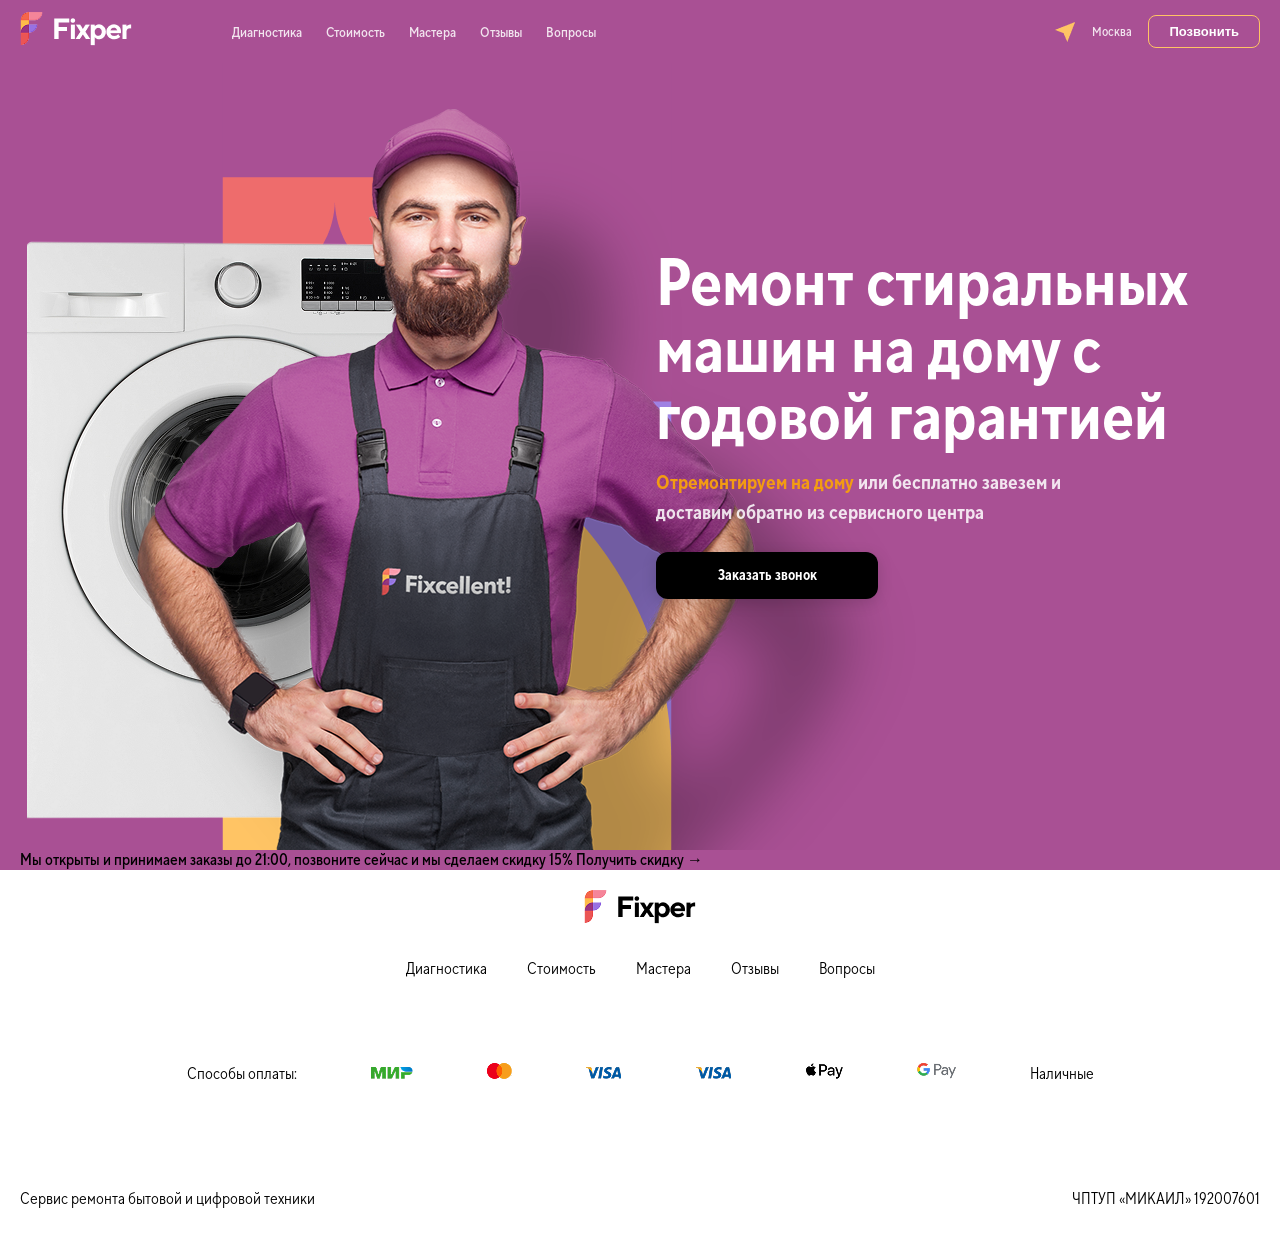
<file: fixper/index.html>
<!DOCTYPE html>
<html lang="en">

<head>
    <meta charset="UTF-8">
    <meta name="viewport" content="width=device-width, initial-scale=1.0">
    <meta http-equiv="X-UA-Compatible" content="ie=edge">
    <link rel="stylesheet" href="css/style.css">
    <script src="js/main.js" defer></script>
    <title>Document</title>
</head>

<body>
    <header class="header">
        <div class="container">
            <div class="header__wrapper">
                <a href="#" class="logo">
                    <img src="./img/logo.png" alt="logo">
                </a>
                <nav class="nav">
                    <ul class="nav__list">
                        <li class="nav__item">
                            <a href="#" class="nav__link">Диагностика</a>
                        </li>
                        <li class="nav__item">
                            <a href="#" class="nav__link">Стоимость</a>
                        </li>
                        <li class="nav__item">
                            <a href="#" class="nav__link">Мастера</a>
                        </li>
                        <li class="nav__item">
                            <a href="#" class="nav__link">Отзывы</a>
                        </li>
                        <li class="nav__item">
                            <a href="#" class="nav__link">Вопросы</a>
                        </li>
                    </ul>
                </nav>
            </div>

            <div class="header-right">
                <img src="./img/geo.png" alt="geo" class="geo__img">
                <span class="city">
                    Москва
                </span>
                <button class="btn-call">Позвонить</button>
            </div>
            <button class="burger" onclick="openMobileMenu()">
                <span></span><span></span><span></span>
            </button>
        </div>
    </header>

    <!-- Mobile Menu -->
    <div class="mobile-menu" id="mobileMenu">
        <button class="mobile-close" onclick="closeMobileMenu()">×</button>
        <a href="#diagnostic" onclick="closeMobileMenu()">Диагностика</a>
        <a href="#pricing" onclick="closeMobileMenu()">Стоимость</a>
        <a href="#team" onclick="closeMobileMenu()">Мастера</a>
        <a href="#reviews" onclick="closeMobileMenu()">Отзывы</a>
        <a href="#faq" onclick="closeMobileMenu()">Вопросы</a>
        <a href="#contact" onclick="closeMobileMenu()">Контакты</a>
        <button class="btn-call" style="font-size:16px;padding:12px 32px;">Позвонить</button>
    </div>

    <section class="hero">
        <div class="hero-info">
            <img class="hero__img" src="./img/hero_img.png" alt="">
            <div class="hero-content">
                <h1>Ремонт стиральных машин на дому с годовой гарантией</h1>
                <p><span>Отремонтируем на дому</span> или бесплатно завезем и доставим обратно из сервисного центра</p>
                <a href="#cta" class="btn-hero">Заказать звонок</a>
            </div>
        </div>

        <div class="promo-bar">
            <div class="container">
                <div class="promo-dot"></div>
                <span>Мы открыты и принимаем заказы до 21:00, позвоните сейчас и мы сделаем скидку 15%</span>
                <span class="promo-link">Получить скидку →</span>
            </div>
        </div>
    </section>

    <!-- <section class="hero">
        <div class="container">
            <div class="hero__content">
                <div class="hero__wrapper">
                    <h1 class="hero__title">
                        Ремонт стиральных машин на дому c годовой гарантией
                    </h1>
                    <p class="hero__text">
                        <span>Отремонтируем на дому</span>
                        или бесплатно завезем и доставим обратно из сервисного центра
                    </p>
                    <button class="hero__btn">Заказать звонок</button>
                </div>
            </div>
            <div class="hero__discount">
                <div class="hero__discount__wrapper">
                    <img src="./img/Group 417.png" alt="hero_discount">
                    <img src="./img/Ellipse 85.png" alt="">
                    <span>Мы открыты и принимаем заказы до 21:00, позвоните сейчас и мы сделаем скидку 15%</span>
                    <button class="hero__discount__btn">
                        <span> Получить скидку</span>
                        <img src="./img/Arrow 1.png" alt="">
                    </button>
                </div>
            </div>
        </div>
    </section> -->


    <footer class="footer">
        <div class="container">
            <div class="footer__wrapper">
                <img class="footer__logo" src="./img/logo2.png" alt="">
                <nav class="footer__nav">
                    <ul class="footer__list">
                        <li class="footer__item">
                            <a href="#" class="footer__link">Диагностика</a>
                        </li>
                        <li class="footer__item">
                            <a href="#" class="footer__link">Стоимость</a>
                        </li>
                        <li class="footer__item">
                            <a href="#" class="footer__link">Мастера</a>
                        </li>
                        <li class="footer__item">
                            <a href="#" class="footer__link">Отзывы</a>
                        </li>
                        <li class="footer__item">
                            <a href="#" class="footer__link">Вопросы</a>
                        </li>
                    </ul>
                </nav>
                <ul class="pay__list">
                    <li class="pay__item">
                        <p>Способы оплаты:</p>
                    </li>
                    <li class="pay__item">
                        <img src="./img/Мир-логотип.png" alt="visa">
                    </li>
                    <li class="pay__item">
                        <img src="./img/2000px-Mastercard-logo.png" alt="mastercard">
                    </li>
                    <li class="pay__item">
                        <img src="./img/Visa_Inc._logo.png" alt="mir">
                    </li>
                    <li class="pay__item">
                        <img src="./img/Visa_Inc._logo.png" alt="visa">
                    </li>
                    <li class="pay__item">
                        <img src="./img/58837-google-apple-mobile-pay-wallet-digital-logo.png" alt="mastercard">
                    </li>
                    <li class="pay__item">
                        <img src="./img/2000px-Google_Pay_(GPay)_Logo.png" alt="mir">
                    </li>
                    <li class="pay__item">
                        <p>Наличные</p>
                    </li>
                </ul>
            </div>
            <div class="footer__info">
                <div class="footer__info__item">
                    Сервис ремонта бытовой и цифровой техники
                </div>
                <div class="footer__info__item">
                    ЧПТУП «МИКАИЛ» 192007601
                </div>
            </div>
        </div>
    </footer>
</body>

</html>
</file>
<file: fixper/css/style.css>
@font-face {
  font-family: "TT Norms";
  src: url("../fonts/TT Norms Std Trial Condensed Regular.otf")
    format("opentype");
  font-weight: 400;
  font-display: swap;
}

@font-face {
  font-family: "TT Norms";
  src: url("../fonts/TT Norms Std Trial Condensed Bold.otf") format("opentype");
  font-weight: 700;
  font-display: swap;
}

@font-face {
  font-family: "TT Norms";
  src: url("../fonts/TT Norms Std Trial Condensed Medium.otf")
    format("opentype");
  font-weight: 500;
  font-display: swap;
}

@font-face {
  font-family: "TT Norms";
  src: url("../fonts/TT Norms Std Trial Condensed ExtraBold.otf")
    format("opentype");
  font-weight: 800;
  font-display: swap;
}

@font-face {
  font-family: "Montserrat";
  src: url(../fonts/Montserrat[wght].ttf) format("truetype");
  font-weight: 400 500 700;
  font-display: swap;
}

:root {
  --purple: #9b59b6;
  --purple-dark: #7d3c98;
  --purple-light: #d2b4de;
  --purple-bg: #f5eef8;
  --orange: #f39c12;
  --orange-light: #fdebd0;
  --yellow: #f1c40f;
  --pink: #e91e63;
  --text: #2c3e50;
  --text-light: #7f8c8d;
  --white: #ffffff;
  --bg-light: #f9f5fb;
  --black: #000000;
  --radius: 16px;
  --shadow: 0 4px 20px rgba(0, 0, 0, 0.08);
}

body {
  font-family: "TT Norms", sans-serif;
  font-weight: 500;
  background-color: #ffffff;
}

*,
*::after,
*::before {
  margin: 0;
  padding: 0;
  box-sizing: border-box;
}

a {
  text-decoration: none;
  color: inherit;
}

ul {
  list-style: none;
}

img {
  max-width: 100%;
}

button {
  border: none;
  background: none;
  cursor: pointer;
}

.container {
  max-width: 1400px;
  margin: 0 auto;
  padding: 0 20px;
}

/* ========== HEADER ========== */
.header {
  position: fixed;
  top: 0;
  left: 0;
  right: 0;
  z-index: 100;
  background: #a95094;
  backdrop-filter: blur(10px);
  padding: 12px 0;
}
.header .container {
  display: flex;
  align-items: center;
  justify-content: space-between;
  gap: 10px;
}

.header__wrapper {
  display: flex;
  align-items: center;
  justify-content: space-between;
}

.logo {
  padding-right: 100px;
  @media (max-width: 1024px) {
    padding-right: 50px;
  }
}

.nav__list {
  display: flex;
  gap: 24px;
  @media (max-width: 768px) {
    display: none;
  }
}

.nav a {
  color: rgba(255, 255, 255, 0.85);
  font-size: 14px;
  font-weight: 500;
  transition: color 0.2s;
}
.nav a:hover {
  color: var(--white);
}
.header-right {
  display: flex;
  align-items: center;
  gap: 16px;
  @media (max-width: 768px) {
    display: none;
  }
}
.city {
  display: flex;
  align-items: center;
  gap: 4px;
  color: rgba(255, 255, 255, 0.85);
  font-size: 13px;
}
.city svg {
  width: 14px;
  height: 14px;
  fill: var(--orange);
}
.btn-call {
  padding: 8px 20px;
  border-radius: 8px;
  font-size: 13px;
  font-weight: 600;
  border: 1px solid #ffc464;
  background: transparent;
  color: var(--white);
  transition: background 0.2s;
}

.btn-call:hover {
  background: #e67e22;
}

/* Mobile menu */
.burger {
  display: none;
  flex-direction: column;
  gap: 5px;
  background: none;
  padding: 5px;
  @media (max-width: 768px) {
    display: flex;
  }
}

.burger span {
  display: block;
  width: 24px;
  height: 2px;
  background: white;
  border-radius: 2px;
  transition: 0.3s;
}

.mobile-menu {
  display: none;
  position: fixed;
  top: 0;
  left: 0;
  right: 0;
  bottom: 0;
  background: var(--purple-dark);
  z-index: 200;
  flex-direction: column;
  align-items: center;
  justify-content: center;
  gap: 24px;
}

.mobile-menu.active {
  display: flex;
}

.mobile-menu a {
  color: white;
  font-size: 20px;
  font-weight: 600;
}

.mobile-close {
  position: absolute;
  top: 20px;
  right: 20px;
  background: none;
  color: white;
  font-size: 32px;
  line-height: 1;
}

/* ========== HERO ========== */
.hero {
  background: #a95094;
}

/* .hero .container {
  display: flex;
  align-items: center;
  gap: 40px;
  position: relative;
  z-index: 1;
} */

.hero-info {
  display: flex;
  padding-left: 27px;
  padding-right: 27px;
}

.hero__img{
  width: 890px;
  height: 741px;
  object-fit: cover;
}

.hero__img{
  width: 100%;
  height: 100%;
  object-fit: cover;
}

.hero-content {
  width: 684px;
  display: flex;
  flex-direction: column;
  justify-content: center;
  background: transparent;
  transform: translateX(-40%);
}

.hero-content h1 {
  font-size: 67px;
  font-weight: 700;
  color: var(--white);
  line-height: 1;
  margin-bottom: 16px;
  width: 650px;
}

.hero-content p {
  color: rgba(255, 255, 255, 0.85);
  font-size: 20px;
  font-weight: 600;
  margin-bottom: 24px;
  line-height: 1.5;
  width: 460px;
}

.hero-content p span {
  color: var(--orange);
}

.btn-hero {
  width: 222px;
  display: inline-block;
  text-align: center;
  padding: 14px 32px;
  background: var(--black);
  color: var(--white);
  border-radius: 12px;
  font-size: 15px;
  font-weight: 700;
  transition:
    transform 0.2s,
    box-shadow 0.2s;
  box-shadow: 0 4px 15px rgba(0, 0, 0, 0.15);
}

.btn-hero:hover {
  transform: translateY(-2px);
  box-shadow: 0 8px 25px rgba(0, 0, 0, 0.2);
}

.footer__wrapper {
  display: flex;
  flex-direction: column;
  justify-content: center;
  align-items: center;
  padding: 20px 0;
  font-size: 16px;
  color: rgb(0, 0, 0);
  font-weight: 400;
  margin-bottom: 85px;
}

.footer__logo {
  margin-bottom: 35px;
}

.footer__list {
  display: flex;
  gap: 40px;
  list-style: none;
  padding: 0;
  margin: 0;
  margin-bottom: 84px;
}

.pay__list {
  display: flex;
  align-items: center;
  gap: 74px;
  padding: 0;
  margin: 0;
}

.footer__info {
  display: flex;
  align-items: center;
  justify-content: space-between;
  margin-bottom: 30px;
  font-weight: 400;
}
</file>
